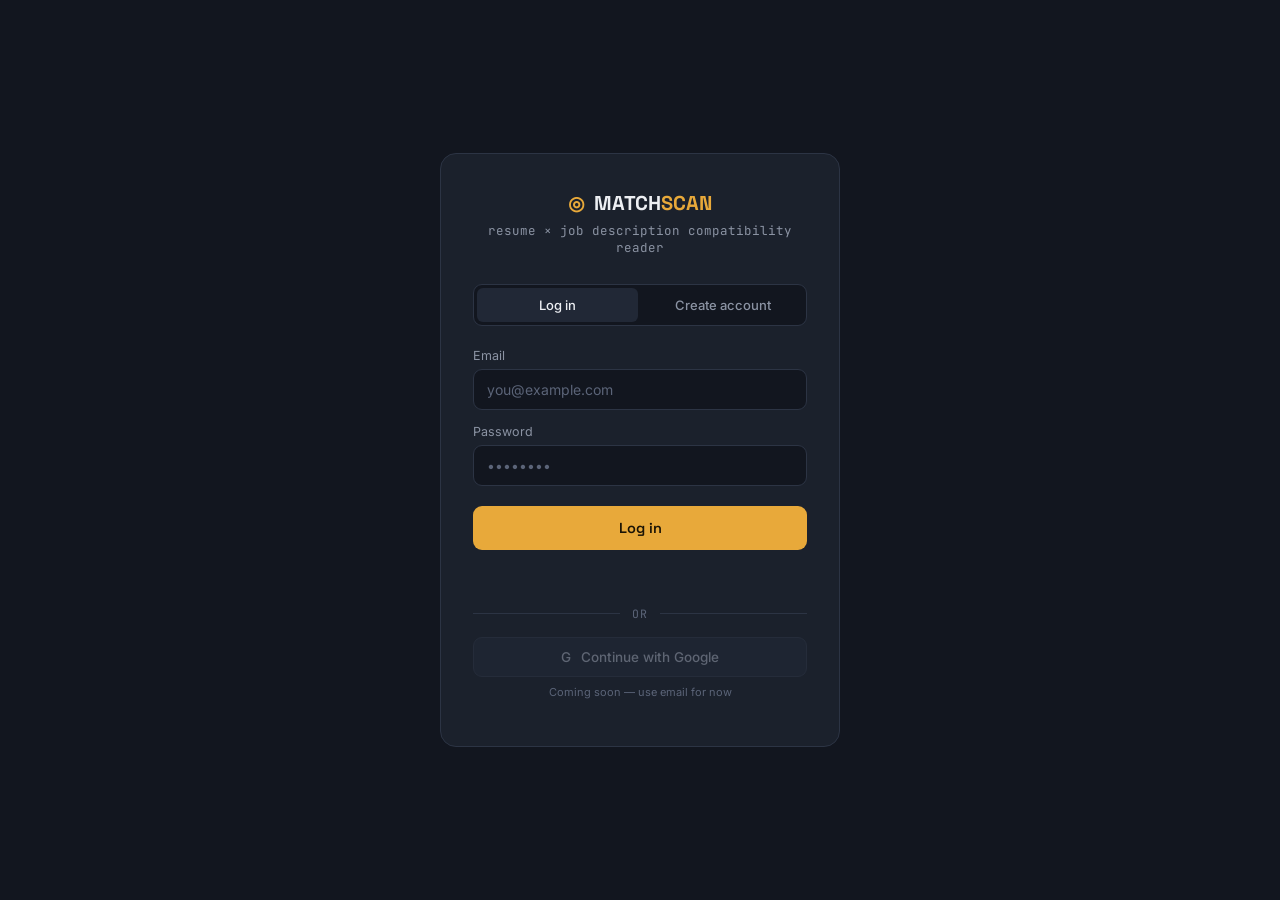
<file: frontend/index.html>
<!DOCTYPE html>
<html lang="en">
<head>
<meta charset="UTF-8">
<meta name="viewport" content="width=device-width, initial-scale=1.0">
<title>MatchScan — Sign in</title>
<link rel="preconnect" href="https://fonts.googleapis.com">
<link rel="preconnect" href="https://fonts.gstatic.com" crossorigin>
<link href="https://fonts.googleapis.com/css2?family=Space+Grotesk:wght@500;600;700&family=Inter:wght@400;500;600&family=JetBrains+Mono:wght@400;500;600&display=swap" rel="stylesheet">
<link rel="stylesheet" href="shared.css">
<style>
  .auth-wrap {
    min-height: 100vh;
    display: flex;
    align-items: center;
    justify-content: center;
    padding: 24px;
  }

  .auth-card {
    width: 100%;
    max-width: 400px;
    background: var(--panel);
    border: 1px solid var(--border);
    border-radius: 16px;
    padding: 36px 32px;
  }

  .auth-brand {
    display: flex;
    align-items: center;
    justify-content: center;
    gap: 9px;
    font-family: var(--display);
    font-weight: 700;
    font-size: 20px;
    margin-bottom: 6px;
  }

  .auth-brand-mark { color: var(--amber); font-size: 19px; }
  .auth-brand-accent { color: var(--amber); }

  .auth-tagline {
    text-align: center;
    color: var(--text-dim);
    font-size: 12.5px;
    font-family: var(--mono);
    margin: 0 0 28px;
  }

  .auth-tabs {
    display: flex;
    gap: 4px;
    background: var(--bg);
    border: 1px solid var(--border);
    border-radius: 9px;
    padding: 3px;
    margin-bottom: 22px;
  }

  .auth-tab {
    flex: 1;
    background: transparent;
    border: none;
    color: var(--text-dim);
    font-family: var(--body);
    font-size: 13px;
    font-weight: 500;
    padding: 9px 10px;
    border-radius: 6px;
    cursor: pointer;
    transition: background 0.15s, color 0.15s;
  }

  .auth-tab.active { background: var(--panel-raised); color: var(--text); }

  .auth-form { display: none; flex-direction: column; gap: 14px; }
  .auth-form.active { display: flex; }

  .field-label {
    font-size: 12.5px;
    color: var(--text-dim);
    margin-bottom: 6px;
    display: block;
  }

  .field-input {
    width: 100%;
    background: var(--bg);
    border: 1px solid var(--border);
    border-radius: 9px;
    color: var(--text);
    font-family: var(--body);
    font-size: 14px;
    padding: 11px 13px;
  }

  .field-input:focus { outline: none; border-color: var(--amber); }
  .field-input::placeholder { color: var(--text-faint); }

  .auth-submit {
    margin-top: 6px;
    background: var(--amber);
    color: #1A1305;
    border: none;
    font-family: var(--display);
    font-weight: 600;
    font-size: 14.5px;
    padding: 13px;
    border-radius: 9px;
    cursor: pointer;
    transition: transform 0.12s, box-shadow 0.12s;
  }

  .auth-submit:hover { transform: translateY(-1px); box-shadow: 0 6px 20px -4px rgba(232, 169, 58, 0.5); }
  .auth-submit:disabled { opacity: 0.55; cursor: not-allowed; transform: none; box-shadow: none; }

  .auth-error {
    color: var(--coral);
    font-size: 12.5px;
    font-family: var(--mono);
    text-align: center;
    min-height: 16px;
    margin: 4px 0 0;
  }

  .auth-divider {
    display: flex;
    align-items: center;
    gap: 12px;
    margin: 22px 0 16px;
    color: var(--text-faint);
    font-size: 11.5px;
    font-family: var(--mono);
    text-transform: uppercase;
    letter-spacing: 0.06em;
  }

  .auth-divider::before, .auth-divider::after {
    content: "";
    flex: 1;
    height: 1px;
    background: var(--border);
  }

  .google-btn {
    width: 100%;
    display: flex;
    align-items: center;
    justify-content: center;
    gap: 10px;
    background: var(--panel-raised);
    border: 1px solid var(--border);
    color: var(--text-dim);
    font-family: var(--body);
    font-size: 13.5px;
    font-weight: 500;
    padding: 11px;
    border-radius: 9px;
    cursor: not-allowed;
    opacity: 0.6;
  }

  .google-note {
    text-align: center;
    font-size: 11px;
    color: var(--text-faint);
    margin-top: 8px;
  }
</style>
</head>
<body>

<div class="scan-bg" aria-hidden="true"></div>

<div class="auth-wrap">
  <div class="auth-card">
    <div class="auth-brand">
      <span class="auth-brand-mark">◎</span>
      <span>MATCH<span class="auth-brand-accent">SCAN</span></span>
    </div>
    <p class="auth-tagline">resume × job description compatibility reader</p>

    <div class="auth-tabs">
      <button class="auth-tab active" data-target="loginForm">Log in</button>
      <button class="auth-tab" data-target="signupForm">Create account</button>
    </div>

    <!-- LOGIN -->
    <form class="auth-form active" id="loginForm">
      <div>
        <label class="field-label" for="loginEmail">Email</label>
        <input class="field-input" type="email" id="loginEmail" placeholder="you@example.com" required>
      </div>
      <div>
        <label class="field-label" for="loginPassword">Password</label>
        <input class="field-input" type="password" id="loginPassword" placeholder="••••••••" required>
      </div>
      <button class="auth-submit" type="submit" id="loginSubmit">Log in</button>
      <p class="auth-error" id="loginError"></p>
    </form>

    <!-- SIGNUP -->
    <form class="auth-form" id="signupForm">
      <div>
        <label class="field-label" for="signupName">Full name</label>
        <input class="field-input" type="text" id="signupName" placeholder="Harini S">
      </div>
      <div>
        <label class="field-label" for="signupEmail">Email</label>
        <input class="field-input" type="email" id="signupEmail" placeholder="you@example.com" required>
      </div>
      <div>
        <label class="field-label" for="signupPassword">Password</label>
        <input class="field-input" type="password" id="signupPassword" placeholder="At least 6 characters" required minlength="6">
      </div>
      <button class="auth-submit" type="submit" id="signupSubmit">Create account</button>
      <p class="auth-error" id="signupError"></p>
    </form>

    <div class="auth-divider">or</div>
    <button class="google-btn" disabled>
      <span>G</span> Continue with Google
    </button>
    <p class="google-note">Coming soon — use email for now</p>
  </div>
</div>

<script src="auth.js"></script>
<script>
  // Redirect straight to dashboard if already logged in
  if (getToken()) window.location.href = "dashboard.html";

  // Tab switching
  document.querySelectorAll(".auth-tab").forEach((tab) => {
    tab.addEventListener("click", () => {
      document.querySelectorAll(".auth-tab").forEach((t) => t.classList.remove("active"));
      document.querySelectorAll(".auth-form").forEach((f) => f.classList.remove("active"));
      tab.classList.add("active");
      document.getElementById(tab.dataset.target).classList.add("active");
    });
  });

  // Login submit
  document.getElementById("loginForm").addEventListener("submit", async (e) => {
    e.preventDefault();
    const errorEl = document.getElementById("loginError");
    const btn = document.getElementById("loginSubmit");
    errorEl.textContent = "";
    btn.disabled = true;
    btn.textContent = "Logging in…";

    try {
      const res = await fetch("/api/auth/login", {
        method: "POST",
        headers: { "Content-Type": "application/json" },
        body: JSON.stringify({
          email: document.getElementById("loginEmail").value.trim(),
          password: document.getElementById("loginPassword").value,
        }),
      });
      const data = await res.json();
      if (!res.ok) throw new Error(data.detail || "Login failed");
      saveSession(data);
      window.location.href = "dashboard.html";
    } catch (err) {
      errorEl.textContent = err.message;
    } finally {
      btn.disabled = false;
      btn.textContent = "Log in";
    }
  });

  // Signup submit
  document.getElementById("signupForm").addEventListener("submit", async (e) => {
    e.preventDefault();
    const errorEl = document.getElementById("signupError");
    const btn = document.getElementById("signupSubmit");
    errorEl.textContent = "";
    btn.disabled = true;
    btn.textContent = "Creating account…";

    try {
      const res = await fetch("/api/auth/signup", {
        method: "POST",
        headers: { "Content-Type": "application/json" },
        body: JSON.stringify({
          full_name: document.getElementById("signupName").value.trim(),
          email: document.getElementById("signupEmail").value.trim(),
          password: document.getElementById("signupPassword").value,
        }),
      });
      const data = await res.json();
      if (!res.ok) throw new Error(data.detail || "Signup failed");
      saveSession(data);
      window.location.href = "dashboard.html";
    } catch (err) {
      errorEl.textContent = err.message;
    } finally {
      btn.disabled = false;
      btn.textContent = "Create account";
    }
  });
</script>
</body>
</html>
</file>
<file: frontend/shared.css>
/* ===========================================================
   MatchScan — shared design tokens + app shell
   Used by every page (login, dashboard, scan) for consistency.
   =========================================================== */

:root {
  --bg: #12161F;
  --panel: #1B212C;
  --panel-raised: #212836;
  --border: #2C3444;
  --text: #EDEFF3;
  --text-dim: #8B93A3;
  --text-faint: #5B6478;
  --amber: #E8A93A;
  --amber-dim: #6B5227;
  --green: #4CAF7D;
  --green-dim: #22392E;
  --coral: #E85D4C;
  --coral-dim: #3D2622;

  --display: 'Space Grotesk', sans-serif;
  --body: 'Inter', sans-serif;
  --mono: 'JetBrains Mono', monospace;
}

* { box-sizing: border-box; }

@media (prefers-reduced-motion: reduce) {
  *, *::before, *::after {
    animation-duration: 0.01ms !important;
    animation-iteration-count: 1 !important;
    transition-duration: 0.01ms !important;
  }
}

html, body {
  margin: 0;
  padding: 0;
  background: var(--bg);
  color: var(--text);
  font-family: var(--body);
  min-height: 100vh;
}

.scan-bg {
  position: fixed;
  inset: 0;
  z-index: -1;
  background:
    radial-gradient(ellipse 900px 500px at 50% -10%, rgba(232, 169, 58, 0.08), transparent 60%),
    repeating-linear-gradient(180deg, rgba(255,255,255,0.012) 0px, rgba(255,255,255,0.012) 1px, transparent 1px, transparent 3px);
}

button:focus-visible, a:focus-visible, input:focus-visible, textarea:focus-visible {
  outline: 2px solid var(--amber);
  outline-offset: 2px;
}

/* ---------- App shell topbar (dashboard + scan pages) ---------- */

.app-topbar {
  border-bottom: 1px solid var(--border);
  padding: 0 24px;
  display: flex;
  align-items: center;
  justify-content: space-between;
  height: 68px;
}

.app-brand {
  display: flex;
  align-items: center;
  gap: 10px;
  font-family: var(--display);
  font-weight: 700;
  font-size: 18px;
  letter-spacing: 0.02em;
  text-decoration: none;
  color: var(--text);
}

.app-brand-mark { color: var(--amber); font-size: 17px; }
.app-brand-accent { color: var(--amber); }

.app-nav {
  display: flex;
  align-items: center;
  gap: 6px;
}

.app-nav-link {
  font-family: var(--body);
  font-size: 13.5px;
  font-weight: 500;
  color: var(--text-dim);
  text-decoration: none;
  padding: 8px 14px;
  border-radius: 8px;
  transition: background 0.15s, color 0.15s;
}

.app-nav-link:hover { color: var(--text); background: var(--panel-raised); }
.app-nav-link.active { color: var(--amber); background: rgba(232, 169, 58, 0.08); }

.app-user-menu {
  display: flex;
  align-items: center;
  gap: 12px;
}

.app-user-name {
  font-size: 13px;
  color: var(--text-dim);
  font-family: var(--mono);
}

.app-logout-btn {
  background: transparent;
  border: 1px solid var(--border);
  color: var(--text-dim);
  font-family: var(--body);
  font-size: 12.5px;
  font-weight: 500;
  padding: 7px 14px;
  border-radius: 7px;
  cursor: pointer;
  transition: border-color 0.15s, color 0.15s;
}

.app-logout-btn:hover { border-color: var(--coral); color: var(--coral); }

@media (max-width: 640px) {
  .app-nav-link span.full-label { display: none; }
  .app-user-name { display: none; }
}
</file>
<file: frontend/scan-styles.css>
/* ===========================================================
   MatchScan — resume × JD compatibility reader
   Design: diagnostic instrument. Graphite base, amber scan-beam
   accent, circular gauge as the signature element.
   =========================================================== */

:root {
  --bg: #12161F;
  --panel: #1B212C;
  --panel-raised: #212836;
  --border: #2C3444;
  --text: #EDEFF3;
  --text-dim: #8B93A3;
  --text-faint: #5B6478;
  --amber: #E8A93A;
  --amber-dim: #6B5227;
  --green: #4CAF7D;
  --green-dim: #22392E;
  --coral: #E85D4C;
  --coral-dim: #3D2622;

  --display: 'Space Grotesk', sans-serif;
  --body: 'Inter', sans-serif;
  --mono: 'JetBrains Mono', monospace;
}

* { box-sizing: border-box; }

@media (prefers-reduced-motion: reduce) {
  *, *::before, *::after {
    animation-duration: 0.01ms !important;
    animation-iteration-count: 1 !important;
    transition-duration: 0.01ms !important;
  }
}

html, body {
  margin: 0;
  padding: 0;
  background: var(--bg);
  color: var(--text);
  font-family: var(--body);
  min-height: 100vh;
}

.scan-bg {
  position: fixed;
  inset: 0;
  z-index: -1;
  background:
    radial-gradient(ellipse 900px 500px at 50% -10%, rgba(232, 169, 58, 0.08), transparent 60%),
    repeating-linear-gradient(180deg, rgba(255,255,255,0.012) 0px, rgba(255,255,255,0.012) 1px, transparent 1px, transparent 3px);
}

main {
  max-width: 1040px;
  margin: 0 auto;
  padding: 40px 24px 80px;
}

/* ---------- Intake stage ---------- */

.intake-grid {
  display: grid;
  grid-template-columns: 1fr auto 1fr;
  gap: 0;
  align-items: stretch;
}

.doc-panel {
  background: var(--panel);
  border: 1px solid var(--border);
  border-radius: 14px;
  padding: 24px;
  display: flex;
  flex-direction: column;
  min-width: 0;
}

.doc-panel-head {
  display: flex;
  align-items: center;
  gap: 14px;
  margin-bottom: 18px;
}

.doc-index {
  font-family: var(--mono);
  font-size: 13px;
  font-weight: 600;
  color: var(--amber);
  border: 1px solid var(--amber-dim);
  background: rgba(232, 169, 58, 0.08);
  width: 28px;
  height: 28px;
  border-radius: 8px;
  display: flex;
  align-items: center;
  justify-content: center;
  flex-shrink: 0;
}

.doc-panel-head h2 {
  font-family: var(--display);
  font-size: 17px;
  font-weight: 600;
  margin: 0;
}

.doc-panel-head p {
  margin: 2px 0 0;
  font-size: 12.5px;
  color: var(--text-dim);
}

.doc-tabs {
  display: flex;
  gap: 4px;
  background: var(--bg);
  border: 1px solid var(--border);
  border-radius: 9px;
  padding: 3px;
  margin-bottom: 16px;
}

.doc-tab {
  flex: 1;
  background: transparent;
  border: none;
  color: var(--text-dim);
  font-family: var(--body);
  font-size: 12.5px;
  font-weight: 500;
  padding: 8px 10px;
  border-radius: 6px;
  cursor: pointer;
  transition: background 0.15s, color 0.15s;
}

.doc-tab.active {
  background: var(--panel-raised);
  color: var(--text);
}

.doc-input { display: none; flex: 1; }
.doc-input.active { display: flex; flex-direction: column; }

.dropzone {
  flex: 1;
  min-height: 160px;
  border: 1.5px dashed var(--border);
  border-radius: 10px;
  display: flex;
  flex-direction: column;
  align-items: center;
  justify-content: center;
  gap: 6px;
  cursor: pointer;
  transition: border-color 0.15s, background 0.15s;
  text-align: center;
  padding: 20px;
}

.dropzone:hover, .dropzone.drag-over {
  border-color: var(--amber);
  background: rgba(232, 169, 58, 0.04);
}

.dz-icon {
  font-size: 22px;
  color: var(--amber);
  margin-bottom: 4px;
}

.dz-label {
  font-size: 14px;
  font-weight: 500;
  color: var(--text);
}

.dz-sub {
  font-size: 11.5px;
  color: var(--text-faint);
  font-family: var(--mono);
}

.file-chip {
  margin-top: 12px;
  display: flex;
  align-items: center;
  justify-content: space-between;
  background: var(--green-dim);
  border: 1px solid #2E4A3B;
  border-radius: 8px;
  padding: 10px 12px;
  font-family: var(--mono);
  font-size: 12.5px;
  color: var(--green);
}

.file-chip-clear {
  background: none;
  border: none;
  color: var(--green);
  cursor: pointer;
  font-size: 13px;
  opacity: 0.7;
}
.file-chip-clear:hover { opacity: 1; }

textarea {
  flex: 1;
  min-height: 160px;
  resize: vertical;
  background: var(--bg);
  border: 1px solid var(--border);
  border-radius: 10px;
  color: var(--text);
  font-family: var(--body);
  font-size: 13.5px;
  line-height: 1.55;
  padding: 14px;
}

textarea:focus {
  outline: none;
  border-color: var(--amber);
}

textarea::placeholder { color: var(--text-faint); }

.doc-status {
  margin: 10px 2px 0;
  font-size: 12px;
  font-family: var(--mono);
  color: var(--text-faint);
  min-height: 16px;
}

.doc-status.error { color: var(--coral); }
.doc-status.ok { color: var(--green); }

/* ---------- Scan divider ---------- */

.scan-divider {
  width: 60px;
  display: flex;
  align-items: center;
  justify-content: center;
  position: relative;
}

.scan-line {
  width: 1px;
  height: 100%;
  background: linear-gradient(180deg, transparent, var(--amber-dim) 15%, var(--amber-dim) 85%, transparent);
  position: relative;
}

.scan-line::after {
  content: "";
  position: absolute;
  left: -3px;
  width: 7px;
  height: 7px;
  border-radius: 50%;
  background: var(--amber);
  box-shadow: 0 0 8px 2px rgba(232, 169, 58, 0.5);
  animation: scanTravel 3.2s ease-in-out infinite;
}

@keyframes scanTravel {
  0%, 100% { top: 6%; }
  50% { top: 92%; }
}

/* ---------- Scan action ---------- */

.intake-action {
  display: flex;
  flex-direction: column;
  align-items: center;
  margin-top: 32px;
}

.scan-btn {
  display: flex;
  align-items: center;
  gap: 10px;
  background: var(--amber);
  color: #1A1305;
  border: none;
  font-family: var(--display);
  font-weight: 600;
  font-size: 15px;
  padding: 15px 30px;
  border-radius: 10px;
  cursor: pointer;
  transition: transform 0.12s, box-shadow 0.12s;
  box-shadow: 0 0 0 0 rgba(232, 169, 58, 0.4);
}

.scan-btn:hover {
  transform: translateY(-1px);
  box-shadow: 0 6px 20px -4px rgba(232, 169, 58, 0.5);
}

.scan-btn:active { transform: translateY(0); }

.scan-btn:disabled {
  opacity: 0.55;
  cursor: not-allowed;
  transform: none;
  box-shadow: none;
}

.scan-btn-icon { font-size: 17px; }

.scan-btn.scanning .scan-btn-icon {
  animation: pulseIcon 1s ease-in-out infinite;
}

@keyframes pulseIcon {
  0%, 100% { opacity: 1; }
  50% { opacity: 0.3; }
}

.intake-error {
  margin-top: 14px;
  color: var(--coral);
  font-size: 13px;
  font-family: var(--mono);
  text-align: center;
}

/* ---------- Results stage ---------- */

.results { animation: fadeUp 0.5s ease; }

@keyframes fadeUp {
  from { opacity: 0; transform: translateY(10px); }
  to { opacity: 1; transform: translateY(0); }
}

.results-top {
  display: flex;
  gap: 48px;
  align-items: center;
  background: var(--panel);
  border: 1px solid var(--border);
  border-radius: 16px;
  padding: 36px 40px;
  flex-wrap: wrap;
}

.gauge-wrap {
  position: relative;
  width: 220px;
  height: 220px;
  flex-shrink: 0;
}

.gauge { width: 220px; height: 220px; transform: rotate(-90deg); }

.gauge-track {
  fill: none;
  stroke: var(--border);
  stroke-width: 14;
}

.gauge-arc {
  fill: none;
  stroke: var(--amber);
  stroke-width: 14;
  stroke-linecap: round;
  stroke-dasharray: 578;
  stroke-dashoffset: 578;
  transition: stroke-dashoffset 1.1s cubic-bezier(0.16, 1, 0.3, 1), stroke 0.4s;
}

.gauge-center {
  position: absolute;
  inset: 0;
  display: flex;
  flex-direction: column;
  align-items: center;
  justify-content: center;
}

.gauge-number {
  font-family: var(--display);
  font-size: 52px;
  font-weight: 700;
  line-height: 1;
}

.gauge-percent {
  font-family: var(--display);
  font-size: 20px;
  color: var(--text-dim);
  margin-top: -4px;
}

.gauge-caption {
  font-family: var(--mono);
  font-size: 11px;
  letter-spacing: 0.12em;
  text-transform: uppercase;
  color: var(--text-faint);
  margin-top: 6px;
}

.sub-scores {
  flex: 1;
  min-width: 260px;
  display: flex;
  flex-direction: column;
  gap: 16px;
}

.sub-score { display: grid; grid-template-columns: 140px 1fr 46px; align-items: center; gap: 12px; }

.sub-score-label { font-size: 13px; color: var(--text-dim); }

.sub-score-bar {
  height: 6px;
  border-radius: 3px;
  background: var(--border);
  overflow: hidden;
}

.sub-score-fill {
  height: 100%;
  width: 0%;
  background: var(--amber);
  border-radius: 3px;
  transition: width 1s cubic-bezier(0.16, 1, 0.3, 1);
}

.sub-score-value {
  font-family: var(--mono);
  font-size: 13px;
  text-align: right;
}

.sub-score-counts {
  display: flex;
  gap: 20px;
  margin-top: 6px;
  font-size: 12px;
  color: var(--text-faint);
  flex-wrap: wrap;
}

.sub-score-counts strong {
  color: var(--text);
  font-family: var(--mono);
}

/* ---------- Results body: skill columns ---------- */

.results-body {
  display: grid;
  grid-template-columns: 1fr 1fr;
  gap: 24px;
  margin-top: 24px;
}

.skills-col {
  background: var(--panel);
  border: 1px solid var(--border);
  border-radius: 14px;
  padding: 22px;
}

.skills-col-title {
  font-family: var(--display);
  font-size: 14px;
  font-weight: 600;
  margin: 0 0 16px;
  letter-spacing: 0.01em;
}

.matched-title { color: var(--green); }
.missing-title { color: var(--coral); }

.chip-row {
  display: flex;
  flex-wrap: wrap;
  gap: 8px;
}

.skill-chip {
  font-family: var(--mono);
  font-size: 12px;
  padding: 6px 11px;
  border-radius: 7px;
  background: var(--green-dim);
  color: var(--green);
  border: 1px solid #2E4A3B;
}

.empty-note {
  color: var(--text-faint);
  font-size: 13px;
  font-style: italic;
}

.gap-list { display: flex; flex-direction: column; gap: 12px; }

.gap-item {
  background: var(--bg);
  border: 1px solid var(--border);
  border-left: 3px solid var(--coral);
  border-radius: 9px;
  padding: 12px 14px;
}

.gap-item-head {
  display: flex;
  align-items: center;
  justify-content: space-between;
  margin-bottom: 5px;
}

.gap-skill {
  font-family: var(--mono);
  font-size: 13px;
  font-weight: 600;
  color: var(--coral);
}

.gap-category {
  font-family: var(--mono);
  font-size: 10px;
  color: var(--text-faint);
  text-transform: uppercase;
  letter-spacing: 0.06em;
}

.gap-recommendation {
  font-size: 12.5px;
  color: var(--text-dim);
  line-height: 1.5;
  margin: 0;
}

/* ---------- Editor block ---------- */

.editor-block {
  background: var(--panel);
  border: 1px solid var(--border);
  border-radius: 14px;
  padding: 24px;
  margin-top: 24px;
}

.editor-head {
  display: flex;
  justify-content: space-between;
  align-items: flex-start;
  gap: 16px;
  margin-bottom: 14px;
  flex-wrap: wrap;
}

.editor-head h3 {
  font-family: var(--display);
  font-size: 15px;
  margin: 0 0 4px;
}

.editor-head p {
  font-size: 12.5px;
  color: var(--text-dim);
  margin: 0;
}

.rescan-btn {
  background: var(--panel-raised);
  border: 1px solid var(--border);
  color: var(--text);
  font-family: var(--body);
  font-weight: 500;
  font-size: 13px;
  padding: 10px 18px;
  border-radius: 8px;
  cursor: pointer;
  transition: border-color 0.15s;
  flex-shrink: 0;
}

.rescan-btn:hover { border-color: var(--amber); }
.rescan-btn:disabled { opacity: 0.5; cursor: not-allowed; }

#editorTextArea {
  min-height: 260px;
  font-family: var(--mono);
  font-size: 13px;
}

.start-over-btn {
  display: block;
  margin: 28px auto 0;
  background: none;
  border: none;
  color: var(--text-faint);
  font-family: var(--body);
  font-size: 13px;
  cursor: pointer;
  transition: color 0.15s;
}

.start-over-btn:hover { color: var(--amber); }

/* ---------- Responsive ---------- */

@media (max-width: 760px) {
  .intake-grid { grid-template-columns: 1fr; }
  .scan-divider { width: 100%; height: 40px; }
  .scan-line { width: 100%; height: 1px; background: linear-gradient(90deg, transparent, var(--amber-dim) 15%, var(--amber-dim) 85%, transparent); }
  .scan-line::after { left: 6%; top: -3px; animation: scanTravelH 3.2s ease-in-out infinite; }
  @keyframes scanTravelH { 0%, 100% { left: 6%; } 50% { left: 92%; } }
  .results-body { grid-template-columns: 1fr; }
  .results-top { padding: 28px 24px; gap: 28px; }
  .sub-score { grid-template-columns: 100px 1fr 42px; }
}

/* Visible keyboard focus */
button:focus-visible, .dropzone:focus-visible, .doc-tab:focus-visible {
  outline: 2px solid var(--amber);
  outline-offset: 2px;
}
</file>
